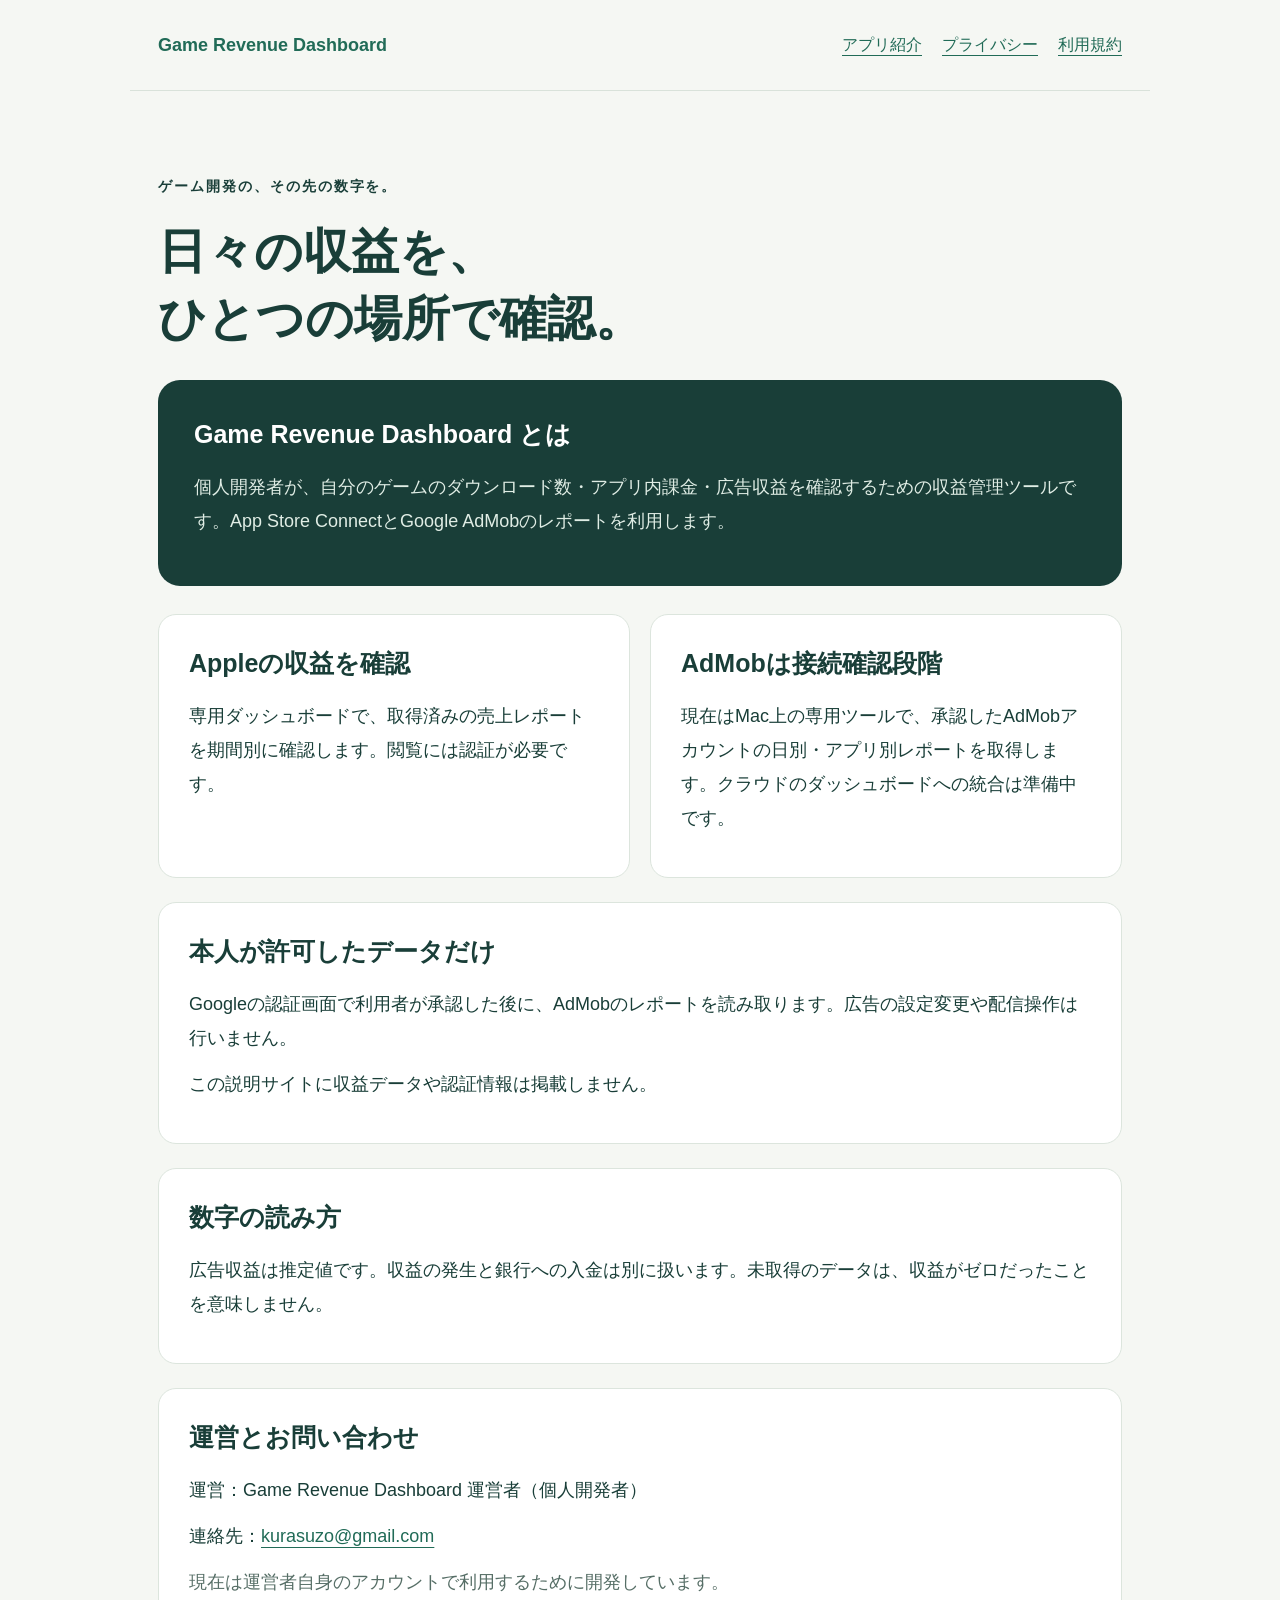
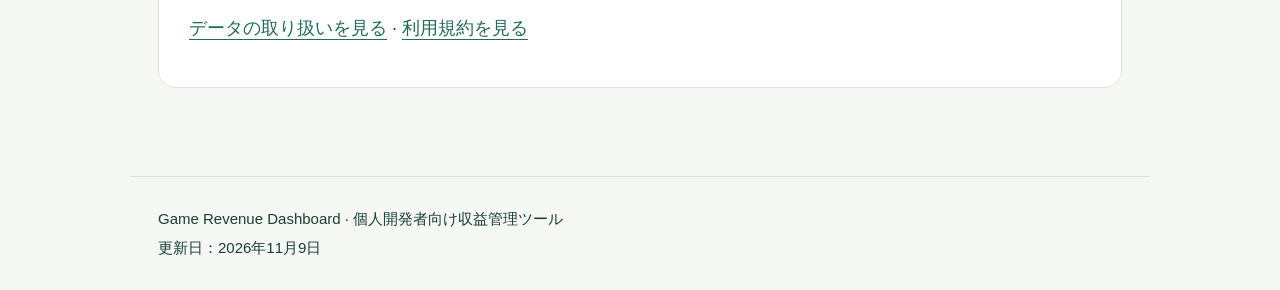
<file: index.html>
<!doctype html><html lang="ja"><head><meta charset="utf-8"><meta name="viewport" content="width=device-width,initial-scale=1"><meta name="robots" content="noindex,nofollow"><title>アプリ紹介 | Game Revenue Dashboard</title><link rel="stylesheet" href="style.css"></head><body><header><a class="brand" href="index.html">Game Revenue Dashboard</a><nav aria-label="ページ"><a href="index.html" aria-current="page">アプリ紹介</a><a href="privacy.html">プライバシー</a><a href="terms.html">利用規約</a></nav></header><main><p class="eyebrow">ゲーム開発の、その先の数字を。</p><h1>日々の収益を、<br>ひとつの場所で確認。</h1><div class="hero"><h2>Game Revenue Dashboard とは</h2><p>個人開発者が、自分のゲームのダウンロード数・アプリ内課金・広告収益を確認するための収益管理ツールです。App Store ConnectとGoogle AdMobのレポートを利用します。</p></div><div class="grid"><section><h2>Appleの収益を確認</h2><p>専用ダッシュボードで、取得済みの売上レポートを期間別に確認します。閲覧には認証が必要です。</p></section><section><h2>AdMobは接続確認段階</h2><p>現在はMac上の専用ツールで、承認したAdMobアカウントの日別・アプリ別レポートを取得します。クラウドのダッシュボードへの統合は準備中です。</p></section></div><section><h2>本人が許可したデータだけ</h2><p>Googleの認証画面で利用者が承認した後に、AdMobのレポートを読み取ります。広告の設定変更や配信操作は行いません。</p><p>この説明サイトに収益データや認証情報は掲載しません。</p></section><section><h2>数字の読み方</h2><p>広告収益は推定値です。収益の発生と銀行への入金は別に扱います。未取得のデータは、収益がゼロだったことを意味しません。</p></section><section><h2>運営とお問い合わせ</h2><p>運営：Game Revenue Dashboard 運営者（個人開発者）</p><p>連絡先：<a href="mailto:kurasuzo@gmail.com">kurasuzo@gmail.com</a></p><p class="muted">現在は運営者自身のアカウントで利用するために開発しています。</p><p><a href="privacy.html">データの取り扱いを見る</a> · <a href="terms.html">利用規約を見る</a></p></section></main><footer>Game Revenue Dashboard · 個人開発者向け収益管理ツール<br>更新日：2026年11月9日</footer></body></html>
</file>
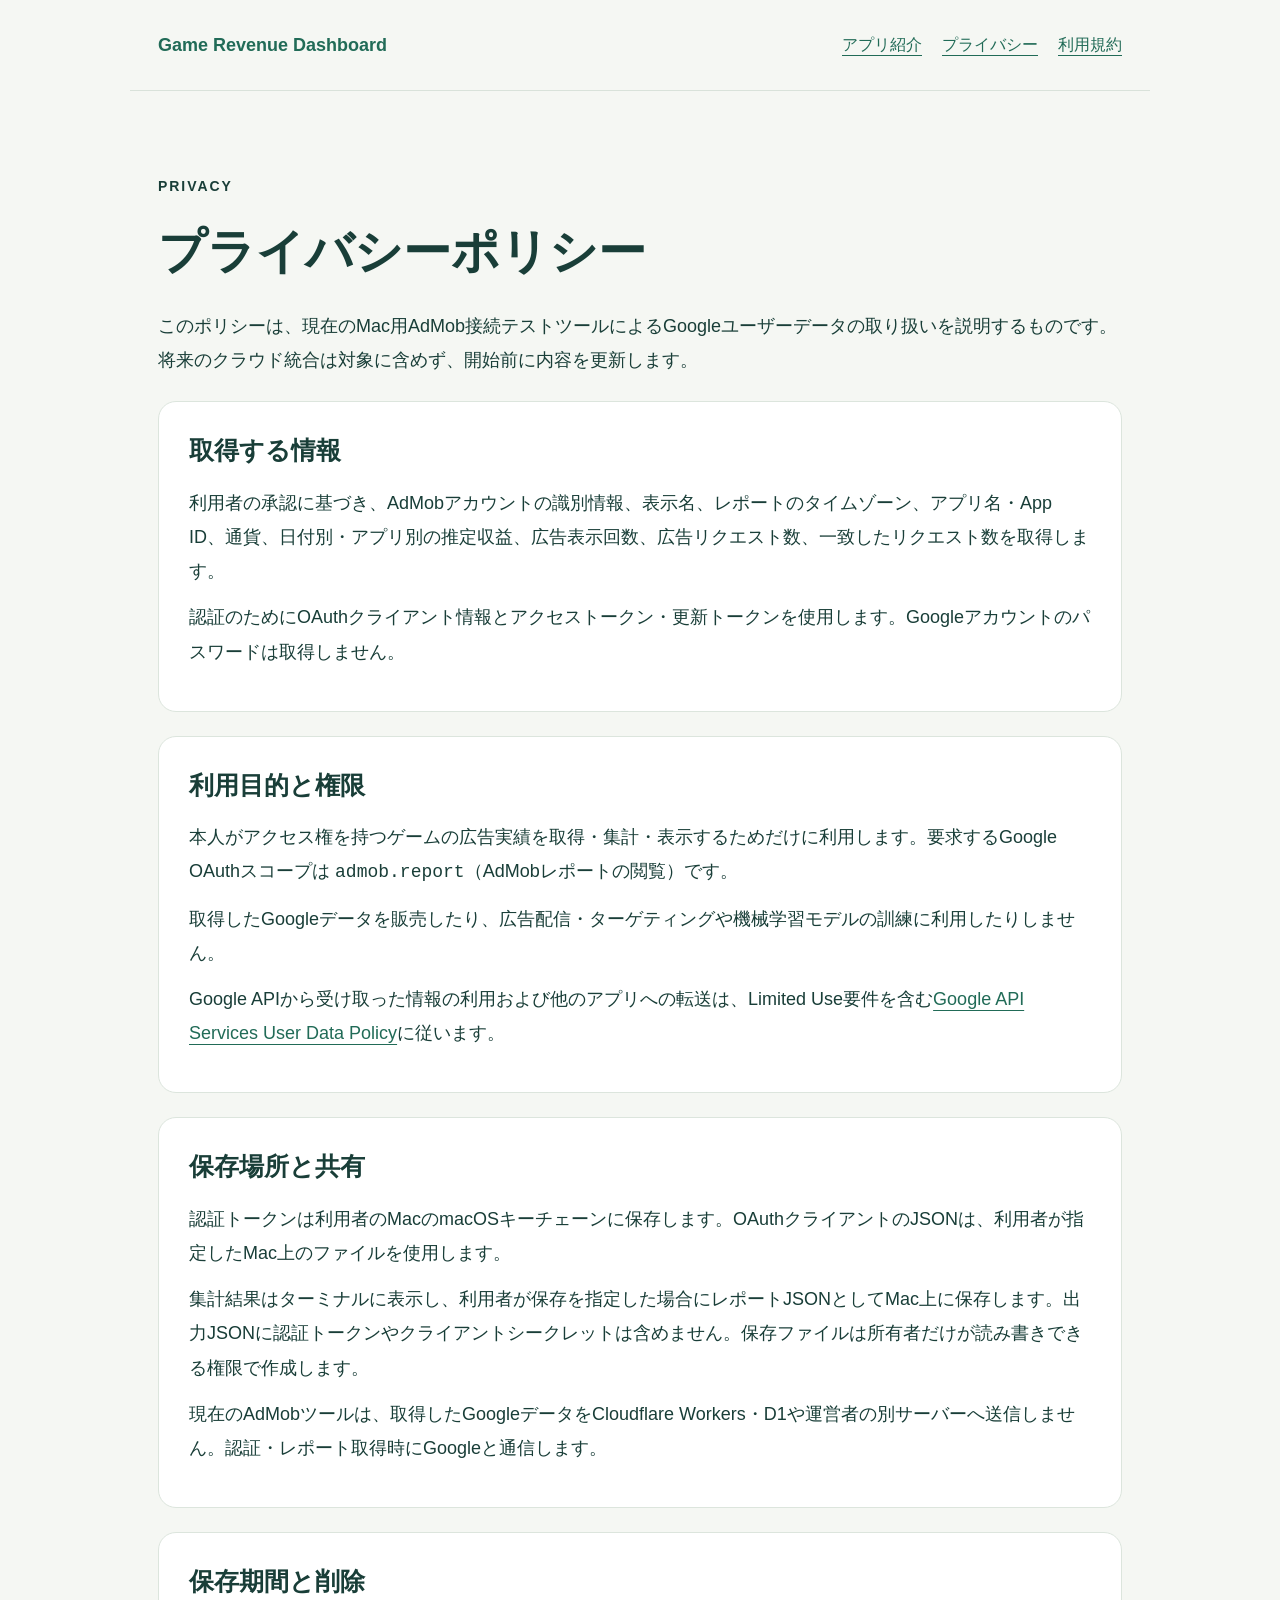
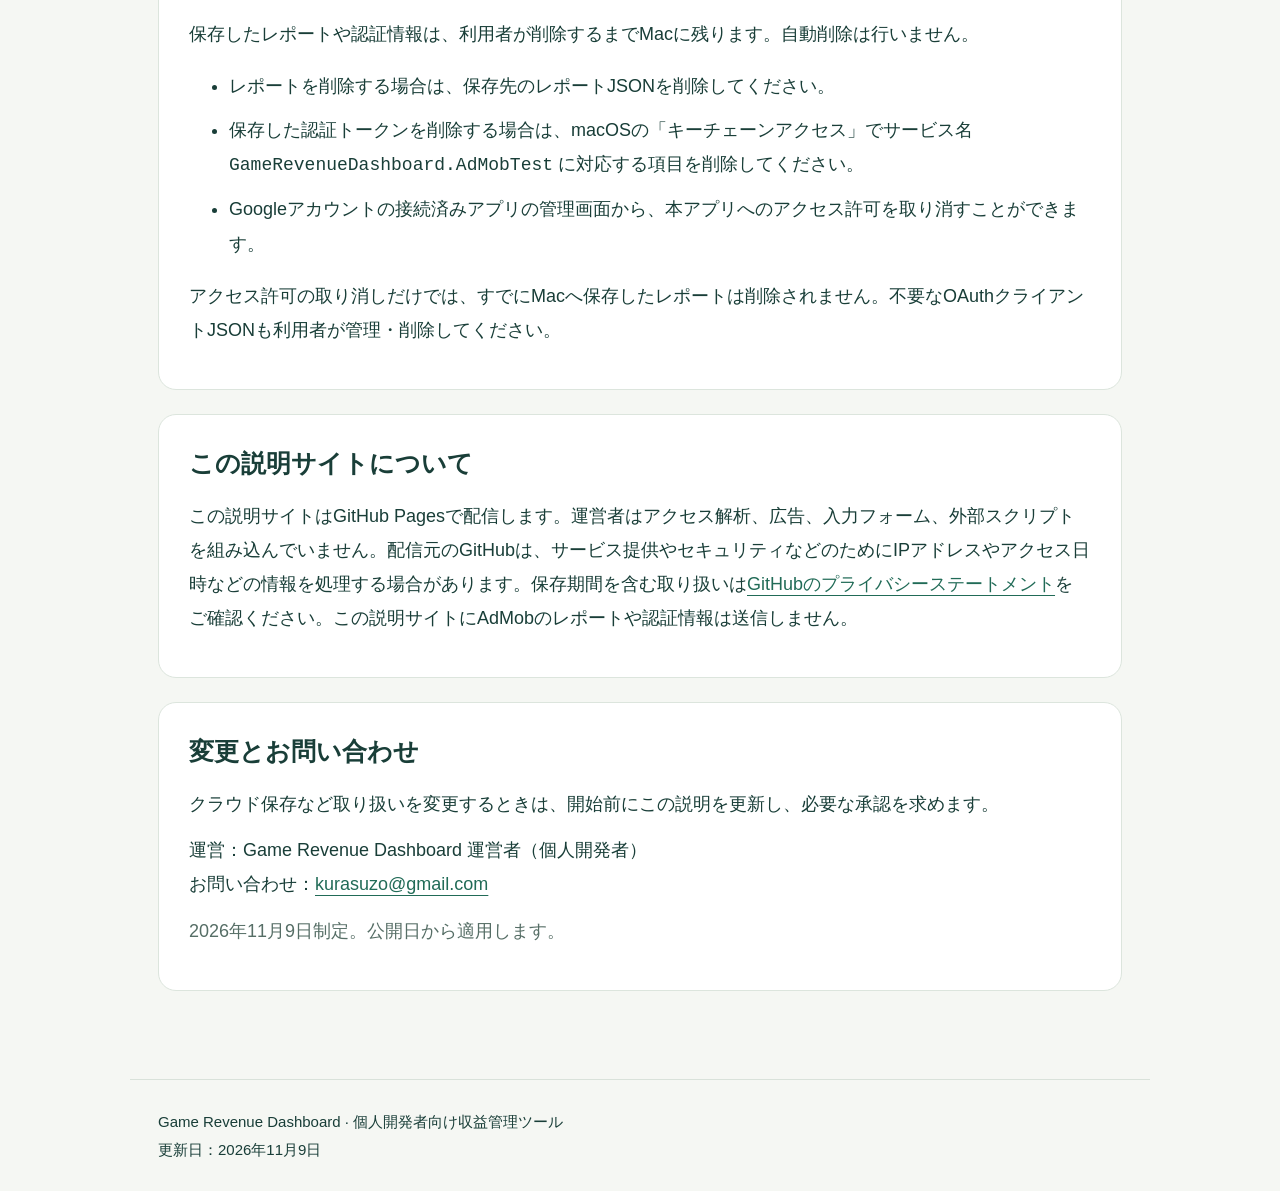
<file: privacy.html>
<!doctype html><html lang="ja"><head><meta charset="utf-8"><meta name="viewport" content="width=device-width,initial-scale=1"><meta name="robots" content="noindex,nofollow"><title>プライバシーポリシー | Game Revenue Dashboard</title><link rel="stylesheet" href="style.css"></head><body><header><a class="brand" href="index.html">Game Revenue Dashboard</a><nav aria-label="ページ"><a href="index.html">アプリ紹介</a><a href="privacy.html" aria-current="page">プライバシー</a><a href="terms.html">利用規約</a></nav></header><main><p class="eyebrow">PRIVACY</p><h1>プライバシーポリシー</h1><p>このポリシーは、現在のMac用AdMob接続テストツールによるGoogleユーザーデータの取り扱いを説明するものです。将来のクラウド統合は対象に含めず、開始前に内容を更新します。</p><section><h2>取得する情報</h2><p>利用者の承認に基づき、AdMobアカウントの識別情報、表示名、レポートのタイムゾーン、アプリ名・App ID、通貨、日付別・アプリ別の推定収益、広告表示回数、広告リクエスト数、一致したリクエスト数を取得します。</p><p>認証のためにOAuthクライアント情報とアクセストークン・更新トークンを使用します。Googleアカウントのパスワードは取得しません。</p></section><section><h2>利用目的と権限</h2><p>本人がアクセス権を持つゲームの広告実績を取得・集計・表示するためだけに利用します。要求するGoogle OAuthスコープは <code>admob.report</code>（AdMobレポートの閲覧）です。</p><p>取得したGoogleデータを販売したり、広告配信・ターゲティングや機械学習モデルの訓練に利用したりしません。</p><p>Google APIから受け取った情報の利用および他のアプリへの転送は、Limited Use要件を含む<a href="https://developers.google.com/terms/api-services-user-data-policy">Google API Services User Data Policy</a>に従います。</p></section><section><h2>保存場所と共有</h2><p>認証トークンは利用者のMacのmacOSキーチェーンに保存します。OAuthクライアントのJSONは、利用者が指定したMac上のファイルを使用します。</p><p>集計結果はターミナルに表示し、利用者が保存を指定した場合にレポートJSONとしてMac上に保存します。出力JSONに認証トークンやクライアントシークレットは含めません。保存ファイルは所有者だけが読み書きできる権限で作成します。</p><p>現在のAdMobツールは、取得したGoogleデータをCloudflare Workers・D1や運営者の別サーバーへ送信しません。認証・レポート取得時にGoogleと通信します。</p></section><section><h2>保存期間と削除</h2><p>保存したレポートや認証情報は、利用者が削除するまでMacに残ります。自動削除は行いません。</p><ul><li>レポートを削除する場合は、保存先のレポートJSONを削除してください。</li><li>保存した認証トークンを削除する場合は、macOSの「キーチェーンアクセス」でサービス名 <code>GameRevenueDashboard.AdMobTest</code> に対応する項目を削除してください。</li><li>Googleアカウントの接続済みアプリの管理画面から、本アプリへのアクセス許可を取り消すことができます。</li></ul><p>アクセス許可の取り消しだけでは、すでにMacへ保存したレポートは削除されません。不要なOAuthクライアントJSONも利用者が管理・削除してください。</p></section><section><h2>この説明サイトについて</h2><p>この説明サイトはGitHub Pagesで配信します。運営者はアクセス解析、広告、入力フォーム、外部スクリプトを組み込んでいません。配信元のGitHubは、サービス提供やセキュリティなどのためにIPアドレスやアクセス日時などの情報を処理する場合があります。保存期間を含む取り扱いは<a href="https://docs.github.com/en/site-policy/privacy-policies/github-general-privacy-statement">GitHubのプライバシーステートメント</a>をご確認ください。この説明サイトにAdMobのレポートや認証情報は送信しません。</p></section><section><h2>変更とお問い合わせ</h2><p>クラウド保存など取り扱いを変更するときは、開始前にこの説明を更新し、必要な承認を求めます。</p><p>運営：Game Revenue Dashboard 運営者（個人開発者）<br>お問い合わせ：<a href="mailto:kurasuzo@gmail.com">kurasuzo@gmail.com</a></p><p class="muted">2026年11月9日制定。公開日から適用します。</p></section></main><footer>Game Revenue Dashboard · 個人開発者向け収益管理ツール<br>更新日：2026年11月9日</footer></body></html>
</file>
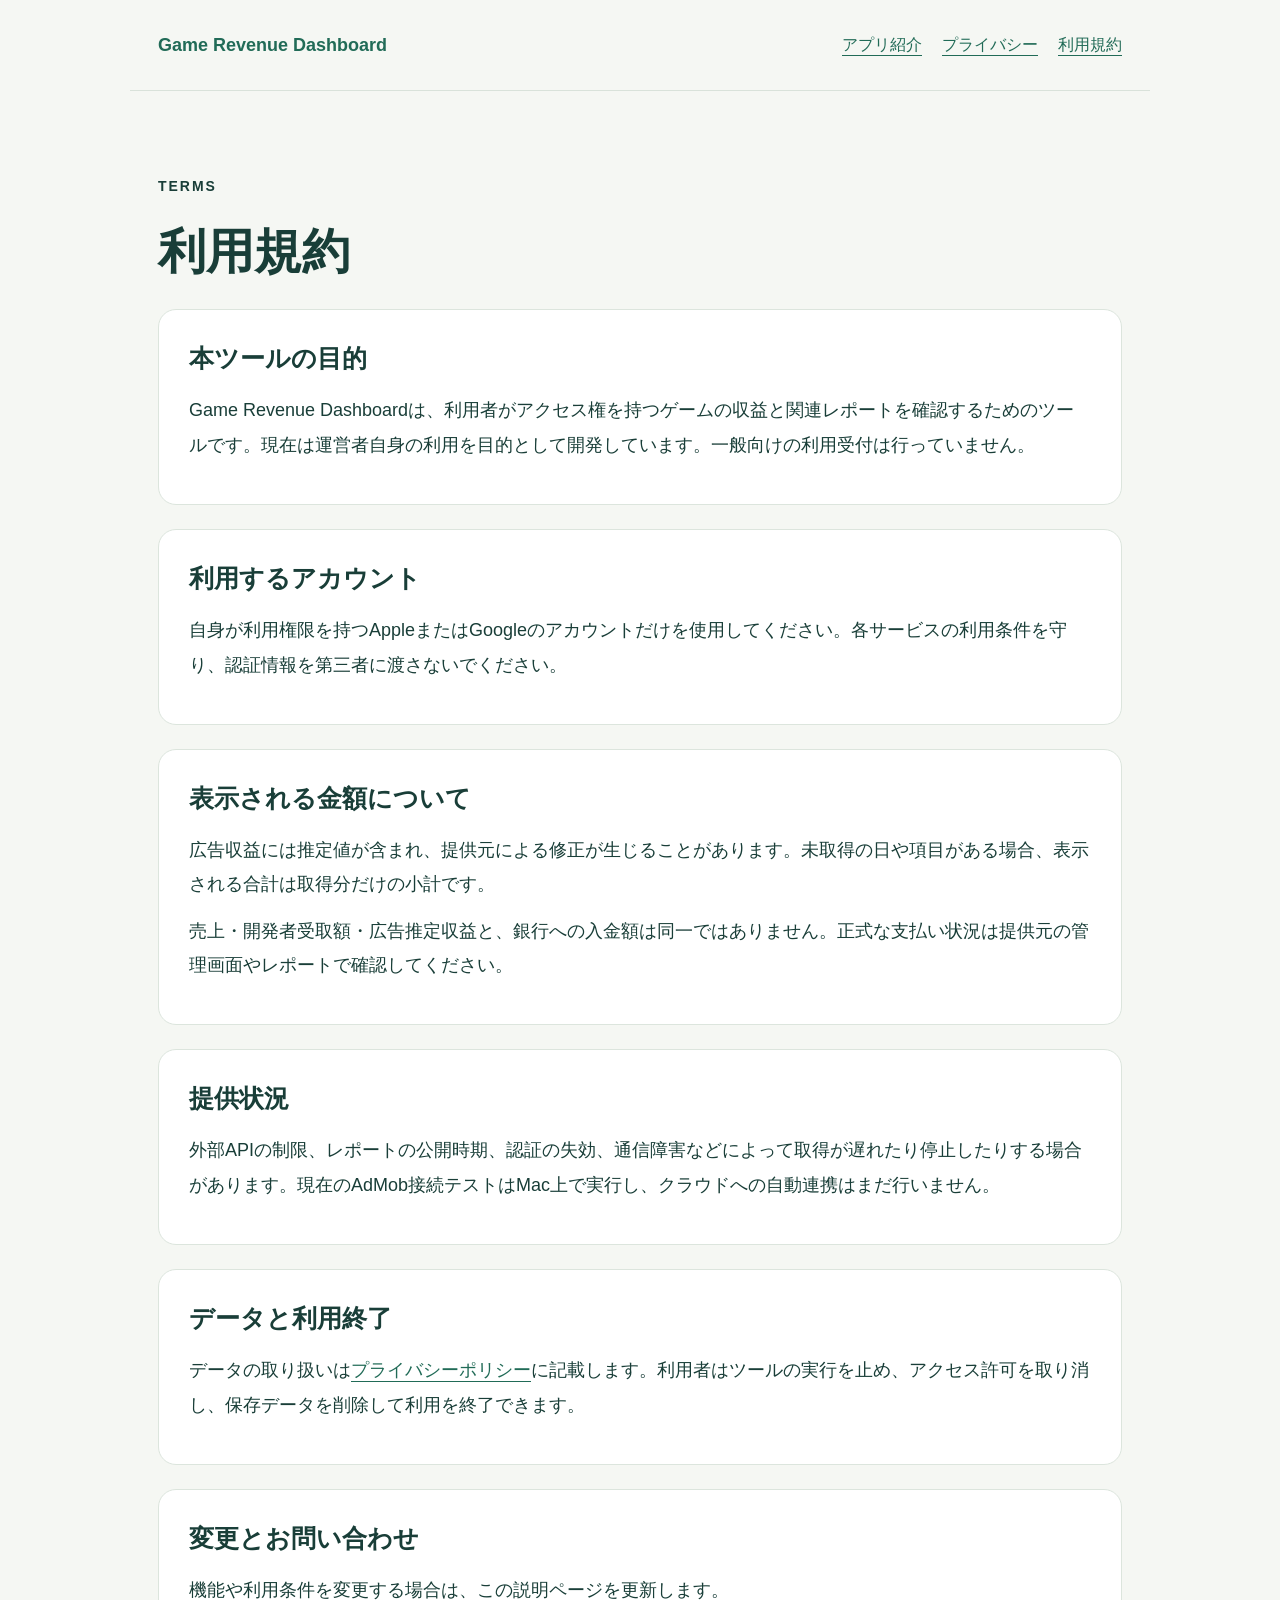
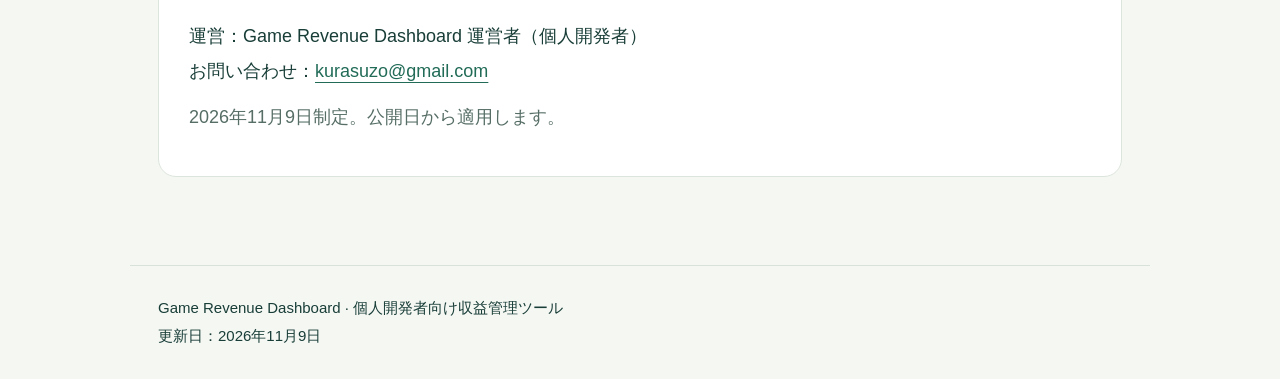
<file: terms.html>
<!doctype html><html lang="ja"><head><meta charset="utf-8"><meta name="viewport" content="width=device-width,initial-scale=1"><meta name="robots" content="noindex,nofollow"><title>利用規約 | Game Revenue Dashboard</title><link rel="stylesheet" href="style.css"></head><body><header><a class="brand" href="index.html">Game Revenue Dashboard</a><nav aria-label="ページ"><a href="index.html">アプリ紹介</a><a href="privacy.html">プライバシー</a><a href="terms.html" aria-current="page">利用規約</a></nav></header><main><p class="eyebrow">TERMS</p><h1>利用規約</h1><section><h2>本ツールの目的</h2><p>Game Revenue Dashboardは、利用者がアクセス権を持つゲームの収益と関連レポートを確認するためのツールです。現在は運営者自身の利用を目的として開発しています。一般向けの利用受付は行っていません。</p></section><section><h2>利用するアカウント</h2><p>自身が利用権限を持つAppleまたはGoogleのアカウントだけを使用してください。各サービスの利用条件を守り、認証情報を第三者に渡さないでください。</p></section><section><h2>表示される金額について</h2><p>広告収益には推定値が含まれ、提供元による修正が生じることがあります。未取得の日や項目がある場合、表示される合計は取得分だけの小計です。</p><p>売上・開発者受取額・広告推定収益と、銀行への入金額は同一ではありません。正式な支払い状況は提供元の管理画面やレポートで確認してください。</p></section><section><h2>提供状況</h2><p>外部APIの制限、レポートの公開時期、認証の失効、通信障害などによって取得が遅れたり停止したりする場合があります。現在のAdMob接続テストはMac上で実行し、クラウドへの自動連携はまだ行いません。</p></section><section><h2>データと利用終了</h2><p>データの取り扱いは<a href="privacy.html">プライバシーポリシー</a>に記載します。利用者はツールの実行を止め、アクセス許可を取り消し、保存データを削除して利用を終了できます。</p></section><section><h2>変更とお問い合わせ</h2><p>機能や利用条件を変更する場合は、この説明ページを更新します。</p><p>運営：Game Revenue Dashboard 運営者（個人開発者）<br>お問い合わせ：<a href="mailto:kurasuzo@gmail.com">kurasuzo@gmail.com</a></p><p class="muted">2026年11月9日制定。公開日から適用します。</p></section></main><footer>Game Revenue Dashboard · 個人開発者向け収益管理ツール<br>更新日：2026年11月9日</footer></body></html>
</file>
<file: style.css>
*{box-sizing:border-box}body{margin:0;background:#f5f7f3;color:#193e38;font-family:-apple-system,BlinkMacSystemFont,"Hiragino Sans","Noto Sans JP",sans-serif;font-size:18px;line-height:1.9}a{color:#216b57;text-underline-offset:5px}header,main,footer{max-width:1020px;margin:auto;padding:28px}header{display:flex;justify-content:space-between;gap:24px;align-items:center;border-bottom:1px solid #d9e2da}.brand{font-weight:750;text-decoration:none}nav{display:flex;flex-wrap:wrap;gap:20px;font-size:16px}main{padding-top:40px}.draft{padding:14px 20px;border:1px solid #dfc984;background:#fff7df;border-radius:12px;color:#635125;font-size:16px}.eyebrow{letter-spacing:.14em;font-size:14px;font-weight:700;margin-top:42px}h1{font-size:clamp(30px,5vw,48px);line-height:1.4;margin:18px 0 24px}h2{font-size:25px;line-height:1.5;margin:0 0 16px}section{background:white;border:1px solid #dce5dd;border-radius:18px;padding:30px;margin:24px 0}p{margin:12px 0}li{margin:10px 0}.hero{background:#193e38;color:#fff;padding:36px;border-radius:22px;margin:28px 0}.hero p{color:#e0ede5}.grid{display:grid;grid-template-columns:1fr 1fr;gap:20px}.grid section{margin:0}footer{font-size:15px;border-top:1px solid #d9e2da;margin-top:36px}.muted{color:#566e66}a:focus-visible{outline:3px solid #c08b21;outline-offset:5px}@media(max-width:650px){header{display:block}nav{margin-top:18px}header,main,footer{padding:22px}section,.hero{padding:23px}.grid{grid-template-columns:1fr}body{font-size:18px}}
</file>
